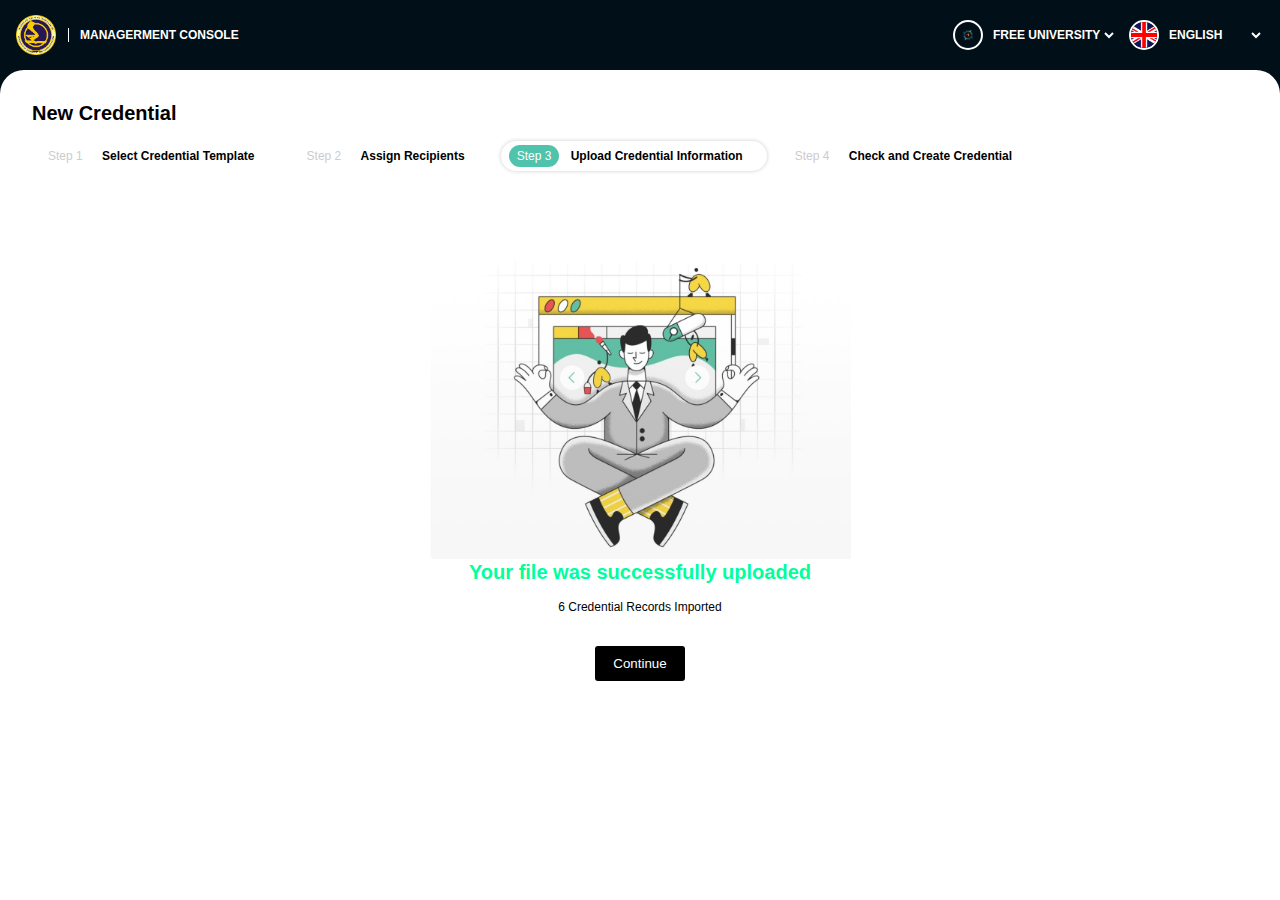
<file: Web UTCHAIN - By Giang/Part 1/index.html>
<!DOCTYPE html>
<html lang="en">
  <head>
    <meta charset="UTF-8" />
    <meta http-equiv="X-UA-Compatible" content="IE=edge" />
    <meta name="viewport" content="width=device-width, initial-scale=1.0" />
    <title>Document</title>
    <link
      rel="stylesheet"
      href="https://cdnjs.cloudflare.com/ajax/libs/font-awesome/6.3.0/css/all.min.css"
    />
    <link rel="stylesheet" href="./style.css" />
  </head>
  <body>
    <div class="app">
      <!-- Header  -->
      <header class="header">
        <div class="header-left">
          <a href="" class="header__logo">
            <img
              class="header__logo-img"
              src="../assets/images/logo.png"
              alt="prism-logo"
            />
          </a>
          <span class="console">Managerment Console</span>
        </div>
        <div class="header-right">
          <div class="fu-select">
            <div class="fu-logo">
              <img src="../assets/images/fu.png" alt="" />
            </div>
            <select name="" id="">
              <option selected disabled>Free University</option>
              <option class="fu-option" value="">Option 1</option>
              <option class="fu-option" value="">Option 2</option>
              <option class="fu-option" value="">Option 3</option>
              <option class="fu-option" value="">Option 4</option>
              <option class="fu-option" value="">Option 5</option>
            </select>
          </div>
          <div class="lang-select">
            <div class="country-flag">
              <img src="../assets/images/flag.png" alt="" />
            </div>
            <select name="" id="">
              <option class="lang-option" value="">English</option>
              <option class="lang-option" value="">Vietnamese</option>
              <option class="lang-option" value="">Korean</option>
              <option class="lang-option" value="">Chinese</option>
              <option class="lang-option" value="">Indian</option>
            </select>
          </div>
        </div>
      </header>

      <main class="credential__content">
        <h2 id="cre__content-header">New Credential</h2>
        <!-- Tab UI -->
        <ul class="cre-step-tabs">
          <li class="cre-tab">
            <span class="step-number">Step 1</span>
            <span class="step-name">Select Credential Template</span>
          </li>
          <li class="cre-tab">
            <span class="step-number">Step 2</span>
            <span class="step-name">Assign Recipients</span>
          </li>
          <li class="cre-tab active">
            <span class="step-number">Step 3</span>
            <span class="step-name">Upload Credential Information</span>
          </li>
          <li class="cre-tab">
            <span class="step-number">Step 4</span>
            <span class="step-name">Check and Create Credential</span>
          </li>
        </ul>
        <!-- Tab pane  -->
        <ul class="cre-panes">
          <li class="cre-tab-pane">
            <h1>Step 1</h1>
          </li>
          <li class="cre-tab-pane">
            <h1>Step 2</h1>
          </li>
          <li class="cre-tab-pane active">
            <!-- <h1>Step 3</h1> -->
          </li>
          <li class="cre-tab-pane">
            <h1>Step 4</h1>
          </li>
        </ul>
      </main>
    </div>
    <!-- Popup notification  -->
    <div class="popup-upload-file-notify"></div>
    <!-- JS  -->
    <script src="./main.js"></script>
  </body>
</html>
</file>
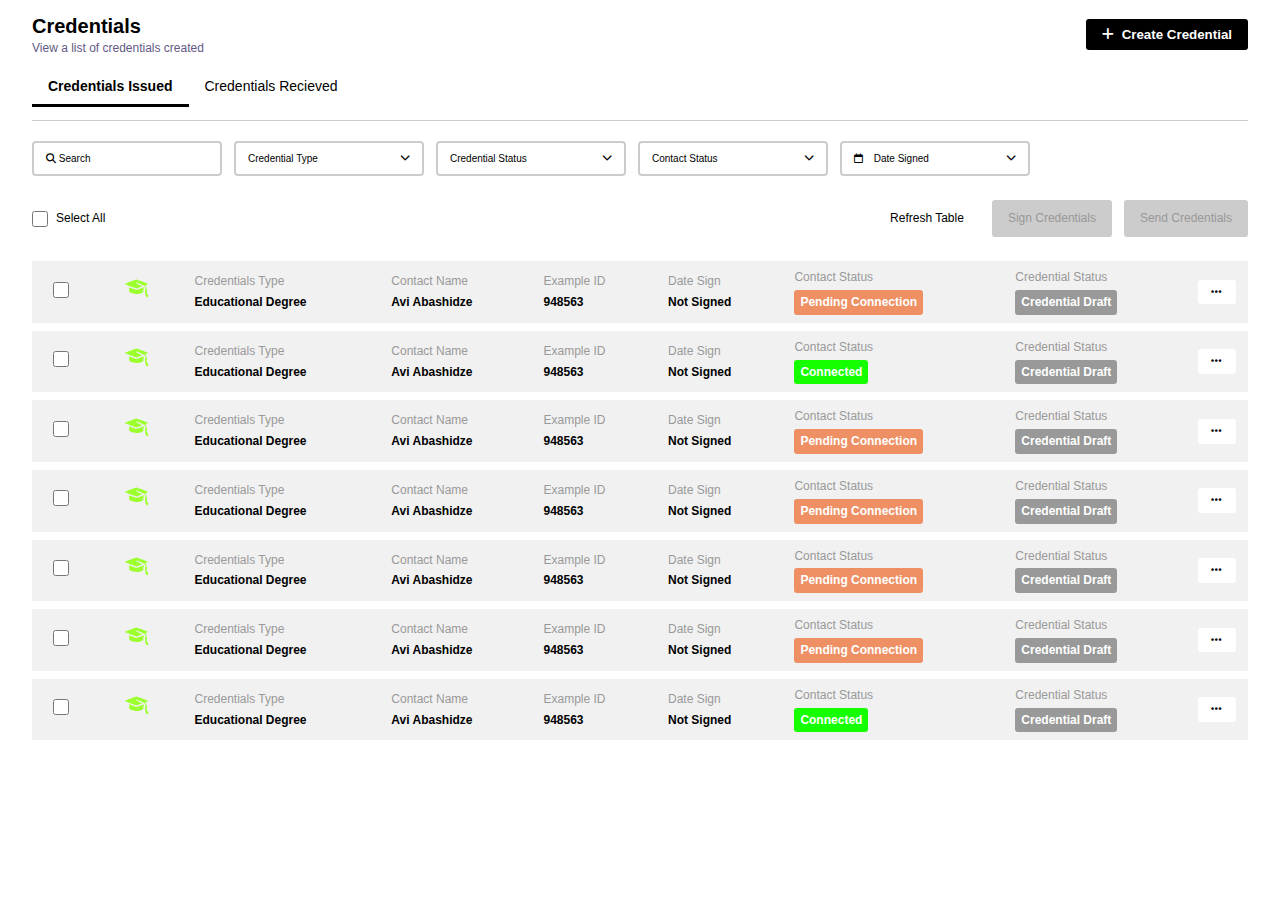
<file: Web UTCHAIN - By Giang/Part 2/index.html>
<!DOCTYPE html>
<html lang="en">
  <head>
    <meta charset="UTF-8" />
    <meta http-equiv="X-UA-Compatible" content="IE=edge" />
    <meta name="viewport" content="width=device-width, initial-scale=1.0" />
    <title>Document</title>
    <link
      rel="stylesheet"
      href="https://cdnjs.cloudflare.com/ajax/libs/font-awesome/6.3.0/css/all.min.css"
    />
    <link rel="stylesheet" href="./style.css" />
  </head>
  <body>
    <section class="content">
      <header class="content__header">
        <div class="content__header-title">
          <h3>Credentials</h3>
          <span>View a list of credentials created</span>
        </div>
        <button class="content__header-button">
          <i class="fa-solid fa-plus"></i>
          <span>Create Credential</span>
        </button>
      </header>
      <main class="credentials">
        <ul class="credential-tabs">
          <li class="cre-item-tab active">Credentials Issued</li>
          <li class="cre-item-tab">Credentials Recieved</li>
        </ul>
        <span class="line"></span>

        <ul class="credential-panes">
          <li class="cre-item-pane active">
            <form action="">
              <div class="input-field">
                <input type="text" name="" placeholder=" " id="cre-search" />
                <label for="cre-search">
                  <i class="fa-solid fa-magnifying-glass"></i>
                  <span>Search</span>
                </label>
              </div>
              <div class="input-field">
                <input type="text" name="" id="cre-type" />
                <label for="cre-type">
                  <span>Credential Type</span>
                  <i class="fa-solid fa-chevron-down"></i>
                </label>
              </div>
              <div class="input-field">
                <input type="text" name="" id="cre-status" />
                <label for="cre-credential-status">
                  <span>Credential Status</span>
                  <i class="fa-solid fa-chevron-down"></i>
                </label>
              </div>
              <div class="input-field">
                <input type="text" name="" id="cre-contact-status" />
                <label for="cre-contact-status">
                  <span>Contact Status</span>
                  <i class="fa-solid fa-chevron-down"></i>
                </label>
              </div>
              <div class="input-field">
                <input type="text" name="" id="cre-date" />
                <label for="cre-date">
                  <i class="fa-regular fa-calendar"></i>
                  <span>Date Signed</span>
                  <i class="date-arrow-icon fa-solid fa-chevron-down"></i>
                </label>
              </div>
            </form>
            <section class="list-credentials">
              <header class="list-credentials-header">
                <div class="select-all-credentials">
                  <input type="checkbox" id="select-all" />
                  <label for="select-all">Select All</label>
                </div>
                <div class="list-credentials-navigate">
                  <div class="refresh-table cre-nav-btn">Refresh Table</div>
                  <div class="sign-cre-btn cre-nav-btn disabled">
                    Sign Credentials
                  </div>
                  <div class="send-cre-btn cre-nav-btn disabled">
                    Send Credentials
                  </div>
                </div>
              </header>

              <div class="credentials-table">
                <table id="cre-tb">
                  <tbody></tbody>
                </table>
              </div>
            </section>
          </li>
          <li class="cre-item-pane">
            <h1>CREDENTIALS RECEIVED</h1>
          </li>
        </ul>

        <!-- Error Notification   -->
        <div class="credential-notify">
          <div class="img-notify">
            <img src="../assets/images/cre_notify.png" alt="" />
          </div>
          <div class="notify-content">
            <span class="notify-content-error"
              >You don't have Crdentials yet</span
            >
            <span class="notify-content-guide"
              >You can add them by clicking the button below</span
            >
          </div>
          <button class="create-cre-btn">
            <i class="fa-solid fa-plus"></i>
            <span>Create Credential</span>
          </button>
        </div>
      </main>
    </section>
    <script src="./main.js"></script>
  </body>
</html>
</file>
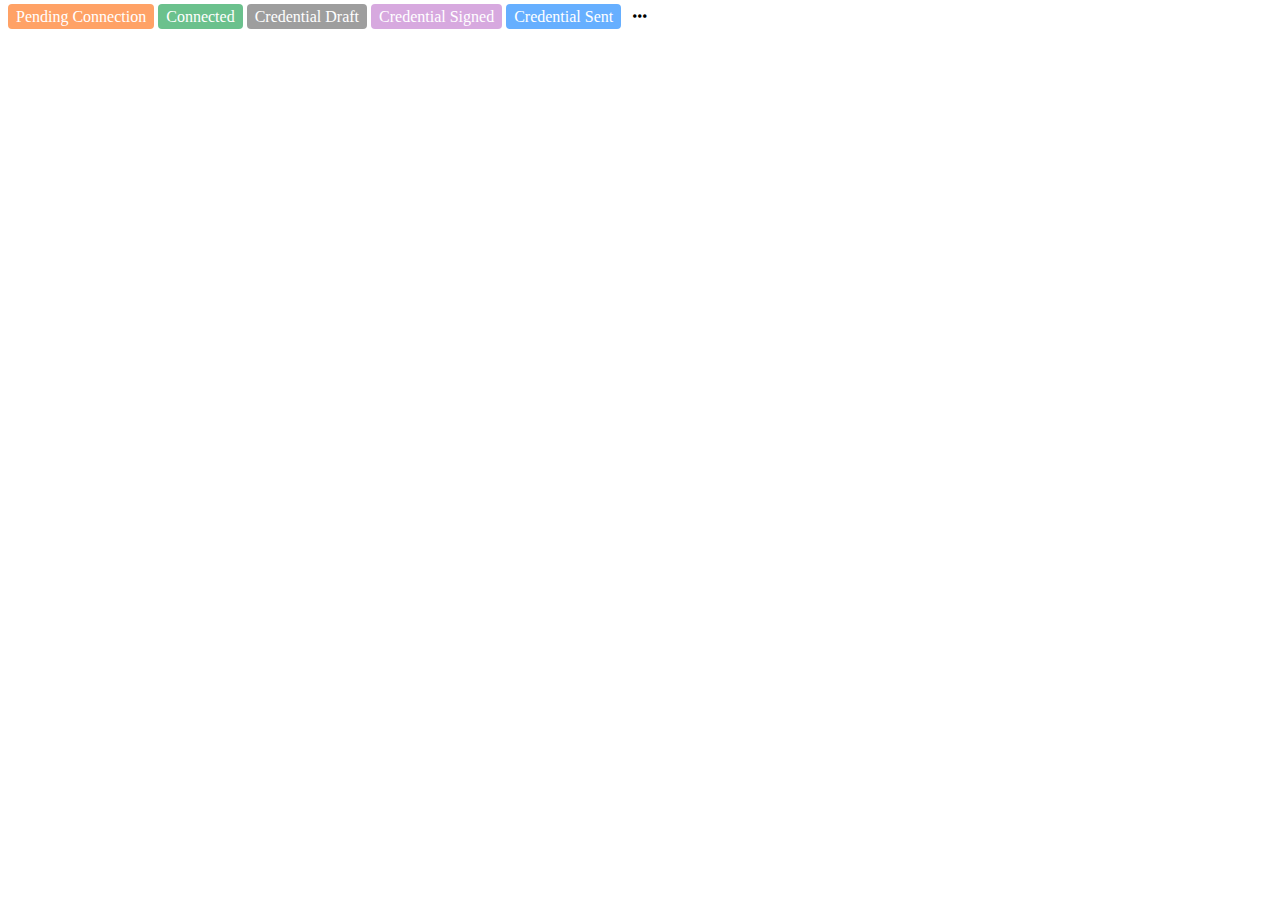
<file: Bem-test/bem.html>
<!DOCTYPE html>
<html lang="en">

<head>
    <meta charset="UTF-8">
    <meta http-equiv="X-UA-Compatible" content="IE=edge">
    <meta name="viewport" content="width=device-width, initial-scale=1.0">
    <link rel="stylesheet" href="../css/custom.css">
    <link rel="stylesheet" href="../css/icon/css/all.css">
    <title>Document</title>
</head>

<body>
    <span class="contact__status contact__status--pending">Pending Connection</span>
    <span class="contact__status contact__status--connected">Connected</span>
    <span class="credential__status credential__status--draft">Credential Draft</span>
    <span class="credential__status credential__status--signed">Credential Signed</span>
    <span class="credential__status credential__status--sent">Credential Sent</span>
    <span class="sub-menu"><i class="fa-solid fa-ellipsis"></i></span>
</body>

</html>
</file>
<file: Web UTCHAIN - By Giang/Part 1/style.css>
:root {
  --bg-header: #000f18;
}
* {
  margin: 0;
  padding: 0;
  box-sizing: border-box;
}

html {
  font-family: "Poppins", sans-serif;
  font-size: 62.5%;
}
.header {
  /* position: fixed;
  top: 0;
  left: 0; */
  width: 100%;
  height: 70px;
  padding: 12px 16px;
  background-color: var(--bg-header);
  display: flex;
  justify-content: space-between;
  align-items: center;
}

.header-left {
  display: flex;
  justify-content: center;
  align-items: center;
}
.header__logo {
  display: inline-block;
  height: 4rem;
  overflow: hidden;
}
.header__logo-img {
  width: 100%;
  height: 100%;
  object-fit: cover;
}
.console {
  text-transform: uppercase;
  color: #fff;
  font-size: 1.2rem;
  font-weight: 600;
  padding-left: 24px;
  white-space: nowrap;
  position: relative;
}

.console::after {
  content: "";
  position: absolute;
  top: 0;
  left: 12px;
  width: 1px;
  height: 100%;
  background-color: #fff;
}

.header-right {
  display: flex;
  justify-content: center;
  align-items: center;
}
.fu-select,
.lang-select {
  display: flex;
  justify-content: center;
  align-items: center;
  gap: 6px;
}
.lang-select {
  margin-left: 12px;
}
select {
  background-color: #000f18;
  border: none;
  color: #fff;
  outline: none;
  text-transform: uppercase;
  font-size: 1.2rem;
  font-weight: 600;
  cursor: pointer;
}
select option {
  background-color: #fff;
  color: #000;
}

.country-flag {
  width: 30px;
  height: 30px;
  overflow: hidden;
  border-radius: 50%;
  border: 2px solid #fff;
}

.country-flag img {
  width: 100%;
  height: 100%;
  object-fit: cover;
}

.fu-logo {
  width: 30px;
  height: 30px;
  overflow: hidden;
  border-radius: 50%;
  border: 2px solid #fff;
}

.fu-select img {
  width: 100%;
  height: 100%;
  object-fit: cover;
}

.credential__content {
  padding: 32px;
  border-top-right-radius: 24px;
  border-top-left-radius: 24px;
  background-color: #fff;
  position: relative;
}

.credential__content::before {
  content: "";
  position: absolute;
  top: 0;
  left: 0;
  width: 100%;
  height: 24px;
  background: var(--bg-header);
  z-index: -1;
}

#cre__content-header {
  text-transform: capitalize;
  font-size: 2rem;
  margin-bottom: 16px;
}

.cre-step-tabs {
  display: flex;
  align-items: center;
  justify-content: flex-start;
  list-style-type: none;
  gap: 12px;
}

.cre-tab {
  padding: 8px 24px 8px 8px;
  border-radius: 24px;
  font-size: 1.2rem;
}
.cre-tab .step-number {
  padding: 4px 8px;
  color: #ccc;
  border-radius: 24px;
}
.cre-tab .step-name {
  font-weight: 600;
  margin-left: 8px;
}
.cre-tab:hover {
  cursor: pointer;
  box-shadow: 0 0 2px rgba(0, 0, 0, 0.2);
}
.cre-tab.active {
  box-shadow: 0 0 4px rgba(0, 0, 0, 0.2);
}

.cre-tab.active .step-number {
  background-color: #4fc3ac;
  color: #fff;
}

.cre-panes {
  display: flex;
  justify-content: center;
  align-items: center;
  margin-top: 64px;
  min-height: 24rem;
  position: relative;
}

.cre-tab-pane {
  display: none;
  text-align: center;
}
.cre-tab-pane.active {
  display: block;
}

.cre-tab-pane h1 {
  font-size: 5rem;
}

.credential-notify {
  display: flex;
  justify-content: center;
  align-items: center;
  flex-direction: column;
  padding: 24px;
}

.img-notify img {
  max-height: 300px;
  height: 100%;
  object-fit: cover;
}

.notify-content {
  text-align: center;
}

.notify-content .notify-content-success {
  font-size: 2rem;
  font-weight: 600;
  color: rgb(0, 255, 157);
}
.notify-content .notify-content-count {
  font-size: 1.2rem;
  color: #000;
  margin-top: 16px;
  margin-bottom: 32px;
}

.continue-cre-btn {
  display: block;
  padding: 8px 16px;
  border: none;
  background-color: #000;
  color: #fff;
  border-radius: 3px;
  border: 2px solid transparent;
}

.continue-cre-btn:hover {
  background-color: #fff;
  color: #000;
  border: 2px solid #000;
  cursor: pointer;
}

/* popup notification uploading file  */
.popup-upload-file-notify {
  position: fixed;
  top: -100px;
  left: 50%;
  transform: translateX(-50%);
  background-color: #fff;
  padding: 12px 24px;
  border-radius: 3px;
  display: none;
  justify-content: center;
  align-items: center;
  animation: slideDown 1s ease-in-out forwards;
  opacity: 0;
}

.popup-upload-file-notify.active {
  display: flex;
}

@keyframes slideDown {
  0% {
    
  }
  100% {
    top: 20px;
    opacity: 1;
  }
}

.popup-upload-file-notify-icon {
  font-size: 1.6rem;
}

.popup-upload-file-notify .popup-content {
  margin-left: 12px;
}
</file>
<file: Web UTCHAIN - By Giang/Part 2/style.css>
* {
  margin: 0;
  padding: 0;
  box-sizing: border-box;
}

html {
  font-family: "Poppins", sans-serif;
  font-size: 62.5%;
  line-height: 1.4;
}
.content {
  padding: 12px 32px;
}
.content__header {
  display: flex;
  justify-content: space-between;
  align-items: center;
  margin-bottom: 12px;
}

.content__header-title h3 {
  font-size: 2rem;
}

.content__header-title span {
  font-size: 1.2rem;
  color: #635985;
}

.content__header-button {
  display: block;
  padding: 8px 16px;
  border: none;
  background-color: #000;
  color: #fff;
  border-radius: 3px;
}

.content__header-button span {
  margin-left: 4px;
  font-weight: 600;
}
.content__header-button:hover {
  background-color: #393053;
  cursor: pointer;
}

.line {
  display: inline-block;
  width: 100%;
  height: 1px;
  background: #ccc;
}

.credential-tabs {
  display: flex;
  align-items: center;
  justify-content: flex-start;
  list-style-type: none;
  margin-bottom: 4px;
}

.cre-item-tab {
  display: block;
  padding: 8px 16px;
  font-size: 1.4rem;
  border-bottom: 0.35rem solid transparent;
  cursor: pointer;
}

.cre-item-tab:hover {
  border-color: #b9b9b9;
}
.cre-item-tab.active {
  font-weight: bold;
  border-color: #000;
}
.cre-item-pane {
  display: none;
  margin: 16px 0 24px;
}
.cre-item-pane.active {
  display: block;
}

.cre-item-pane form {
  display: flex;
  align-items: center;
  justify-content: flex-start;
  gap: 12px;
}

.input-field {
  position: relative;
  max-width: 190px;
  width: 100%;
}

.input-field input {
  padding: 8px 12px;
  border-radius: 4px;
  border: 2px solid #ccc;
  width: 100%;
}

.input-field label {
  position: absolute;
  top: 50%;
  left: 14px;
  right: 14px;
  transform: translateY(-50%);
}

.input-field:not(:first-child, :last-child) label {
  display: flex;
  justify-content: space-between;
}

.input-field:last-child .date-arrow-icon {
  float: right;
}

.input-field:last-child label span {
  margin-left: 8px;
}

input#cre-search:focus ~ label,
input#cre-search:not(:placeholder-shown) ~ label {
  display: none;
}

.credential-notify {
  display: none;
  justify-content: center;
  align-items: center;
  flex-direction: column;
  padding: 64px 24px;
}

.credential-notify.error {
  display: flex;
}

.img-notify img {
  max-height: 300px;
  height: 100%;
  object-fit: cover;
}
.notify-content span {
  display: block;
  text-align: center;
}

.notify-content .notify-content-error {
  font-size: 1.4rem;
  color: #ccc;
}

.notify-content .notify-content-guide {
  font-size: 1.2rem;
  color: #000;
  margin-top: 4px;
  font-weight: 600;
  margin-bottom: 24px;
}

.create-cre-btn {
  display: block;
  padding: 8px 16px;
  border: none;
  background-color: #fff;
  color: #000;
  border-radius: 3px;
  border: 2px solid #000;
}

.create-cre-btn:hover {
  background-color: #000;
  color: #fff;
  cursor: pointer;
}
.create-cre-btn span {
  margin-left: 4px;
  font-weight: 600;
}

.list-credentials {
  margin-top: 24px;
}
.list-credentials-header {
  display: flex;
  justify-content: space-between;
  align-items: center;
}

.list-credentials-navigate {
  display: flex;
  justify-content: center;
  align-items: center;
  gap: 12px;
}

.select-all-credentials {
  display: flex;
  justify-content: center;
  align-items: center;
}
.select-all-credentials label {
  margin-left: 8px;
  font-size: 1.2rem;
}
.cre-nav-btn {
  padding: 10px 16px;
  font-size: 1.2rem;
  text-transform: capitalize;
  border-radius: 3px;
  cursor: pointer;
}

.sign-cre-btn.disabled,
.send-cre-btn.disabled {
  background: #ccc;
  color: #999;
}

.sign-cre-btn.active,
.send-cre-btn.active {
  background: #ccc;
  color: #000000;
}

.sign-cre-btn.active:hover,
.send-cre-btn.active:hover {
  background-color: #000;
  color: #fff;
}

.refresh-table:hover {
  box-shadow: 0 0 4px rgba(0, 0, 0, 0.2);
}

.credentials-table {
  margin-top: 24px;
  background-color: #f1f1f1;
  font-size: 1.2rem;
}

.cre-tb-col {
  padding: 8px 12px;
}

#cre-tb {
  border-collapse: collapse;
  border: none;
  width: 100%;
  text-align: justify;
}

.cre-tb-col:is(:first-child, :nth-child(2), :last-child) {
  text-align: center;
}

.tb-cre-fieldname,
.tb-cre-value {
  display: block;
}
.tb-cre-value {
  margin-top: 4px;
}
input[type="checkbox"] {
  width: 16px;
  height: 16px;
}

.tb-cre-fieldname {
  color: #999;
}

.contact-status,
.credential-status {
  display: inline-block;
  padding: 4px 6px;
  border-radius: 3px;
  color: #fff;
}

.credential-status {
  background: #999;
}

.cre-tb-col .cre-details {
  border-radius: 3px;
  padding: 4px;
  background-color: #fff;
  position: relative;
}

.cre-interact {
  position: absolute;
  top: 0;
  right: 100%;
  display: none;
  border-radius: 3px;
}
.cre-interact.active {
  display: flex;
}
.intecract-view-cre-btn,
.intecract-send-cre-btn {
  padding: 16px 24px;
  background-color: #adadad;
}

.intecract-view-cre-btn:hover,
.intecract-send-cre-btn:hover {
  background-color: #f7f7f7;
}

.cre-tb-col .cre-details:hover {
  background-color: #f8f7f7;
  cursor: pointer;
}
.field-row:hover {
  background-color: rgb(238, 252, 255);
}

.field-row + .field-row {
  border-top: 8px solid white;
}
</file>
<file: css/custom.css>
.contact__status,
.credential__status {
    padding: 4px 8px;
    border-radius: 4px;
    color: #fff;
}

.contact__status--pending {
    background-color: #FFA266;
}

.contact__status--connected {
    background-color: #6BC18D;
}

.credential__status--draft {
    background-color: #9E9E9E;
}

.credential__status--signed {
    background-color: #D7A9DF;
}

.credential__status--sent {
    background-color: #66AFFF;
}

.sub-menu {
    padding: 0 8px;
    cursor: pointer;
    border-radius: 4px;
    background-color: #fff;
    color: #000;
}
</file>
